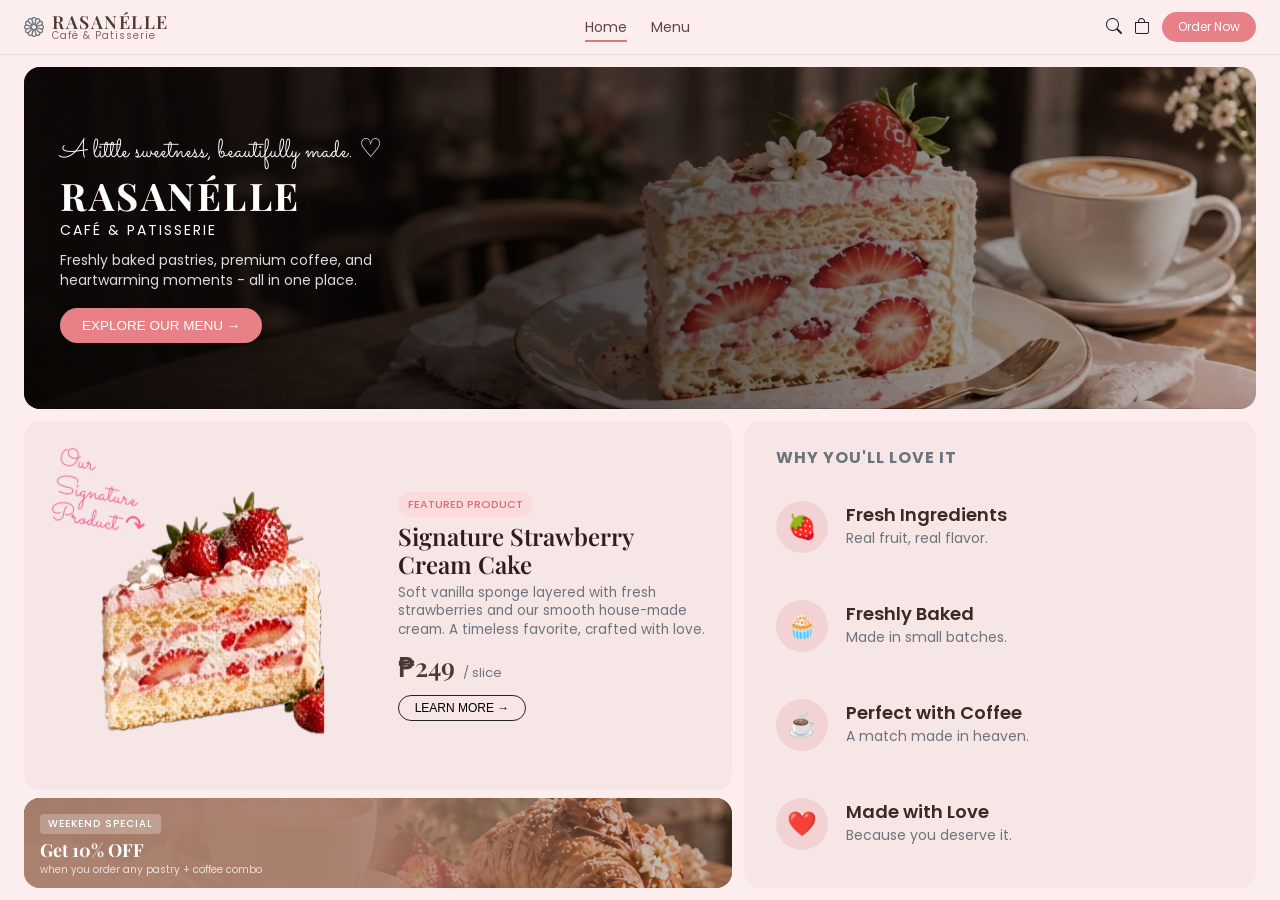
<file: index.html>
<!DOCTYPE html>
<html lang="en">
<head>
    <meta charset="UTF-8">
    <meta name="viewport" content="width=device-width, initial-scale=1.0">
    <title>RASANÉLLE | Café & Patisserie</title>
    <link href="https://fonts.googleapis.com/css2?family=Playfair+Display:ital,wght@0,400;0,600;1,400&family=Poppins:wght@300;400;500&family=Sacramento&display=swap" rel="stylesheet">
    <link href="https://cdn.jsdelivr.net/npm/bootstrap-icons@1.11.1/font/bootstrap-icons.css" rel="stylesheet">
    <link rel="stylesheet" href="style.css">
</head>
<body>
    <nav class="navbar">
        <div class="navbar-container">
            <a class="navbar-brand" href="index.html">
                <i class="bi bi-flower1 brand-icon"></i>
                <div class="brand-text-container">
                    <span class="brand-title">RASANÉLLE</span>
                    <span class="brand-subtitle">Café & Patisserie</span>
                </div>
            </a>
            <div class="nav-links">
                <a href="index.html" class="nav-link active">Home</a>
                <a href="menu.html" class="nav-link">Menu</a>
            </div>
            <div class="nav-actions">
                <button class="icon-btn"><i class="bi bi-search"></i></button>
                <button class="icon-btn"><i class="bi bi-bag"></i></button>
                <a href="#" class="order-btn">Order Now</a>
            </div>
        </div>
    </nav>

    <main class="main-container">
        <section class="hero-section">
            <img src="images/image1.jpg" alt="Cake Banner" class="hero-bg">
            <div class="hero-overlay"></div>
            <div class="hero-content">
                <p class="hero-cursive">A little sweetness, beautifully made. ♡</p>
                <h1 class="hero-title">RASANÉLLE</h1>
                <p class="hero-subtitle">Café & Patisserie</p>
                <p class="hero-desc">
                    Freshly baked pastries, premium coffee, and<br>
                    heartwarming moments - all in one place.
                </p>
                <button class="hero-btn" onclick="exploreMenu()">
                    EXPLORE OUR MENU &rarr;
                </button>
            </div>
        </section>

        <section class="lower-section">
            <div class="left-column">
                <div class="signature-card">
                    <div class="annotation-text">
                        Our<br>Signature<br>Product &curvearrowright;
                    </div>
                    <div class="signature-content">
                        <div class="signature-img-container">
                            <img src="images/image3.png" alt="Signature Slice" class="signature-img">
                        </div>
                        <div class="signature-details">
                            <span class="tag-badge">FEATURED PRODUCT</span>
                            <h3 class="section-heading">Signature Strawberry Cream Cake</h3>
                            <p class="signature-desc">
                                Soft vanilla sponge layered with fresh strawberries and our smooth house-made cream. A timeless favorite, crafted with love.
                            </p>
                            <div class="price-container">
                                <span class="price-text">₱249</span>
                                <span class="price-unit">/ slice</span>
                            </div>
                            <button class="learn-btn" onclick="learnMore()">
                                LEARN MORE &rarr;
                            </button>
                        </div>
                    </div>
                </div>

                <div class="banner-special">
                    <img src="images/image2.jpg" alt="Coffee & Croissant" class="banner-bg">
                    <div class="banner-overlay"></div>
                    <div class="banner-content">
                        <span class="banner-badge">WEEKEND SPECIAL</span>
                        <h4 class="banner-heading">Get 10% OFF</h4>
                        <p class="banner-subtext">when you order any pastry + coffee combo</p>
                    </div>
                </div>
            </div>

            <div class="right-column">
                <div class="perks-card">
                    <h6 class="perks-heading">Why You'll Love It</h6>
                    <div class="perks-grid">
                        <div class="perk-item">
                            <div class="icon-circle">🍓</div>
                            <div>
                                <h6 class="perk-title">Fresh Ingredients</h6>
                                <p class="perk-desc">Real fruit, real flavor.</p>
                            </div>
                        </div>
                        <div class="perk-item">
                            <div class="icon-circle">🧁</div>
                            <div>
                                <h6 class="perk-title">Freshly Baked</h6>
                                <p class="perk-desc">Made in small batches.</p>
                            </div>
                        </div>
                        <div class="perk-item">
                            <div class="icon-circle">☕</div>
                            <div>
                                <h6 class="perk-title">Perfect with Coffee</h6>
                                <p class="perk-desc">A match made in heaven.</p>
                            </div>
                        </div>
                        <div class="perk-item">
                            <div class="icon-circle">❤️</div>
                            <div>
                                <h6 class="perk-title">Made with Love</h6>
                                <p class="perk-desc">Because you deserve it.</p>
                            </div>
                        </div>
                    </div>
                </div>
            </div>
        </section>
    </main>

    <script src="script.js"></script>
</body>
</html>
</file>
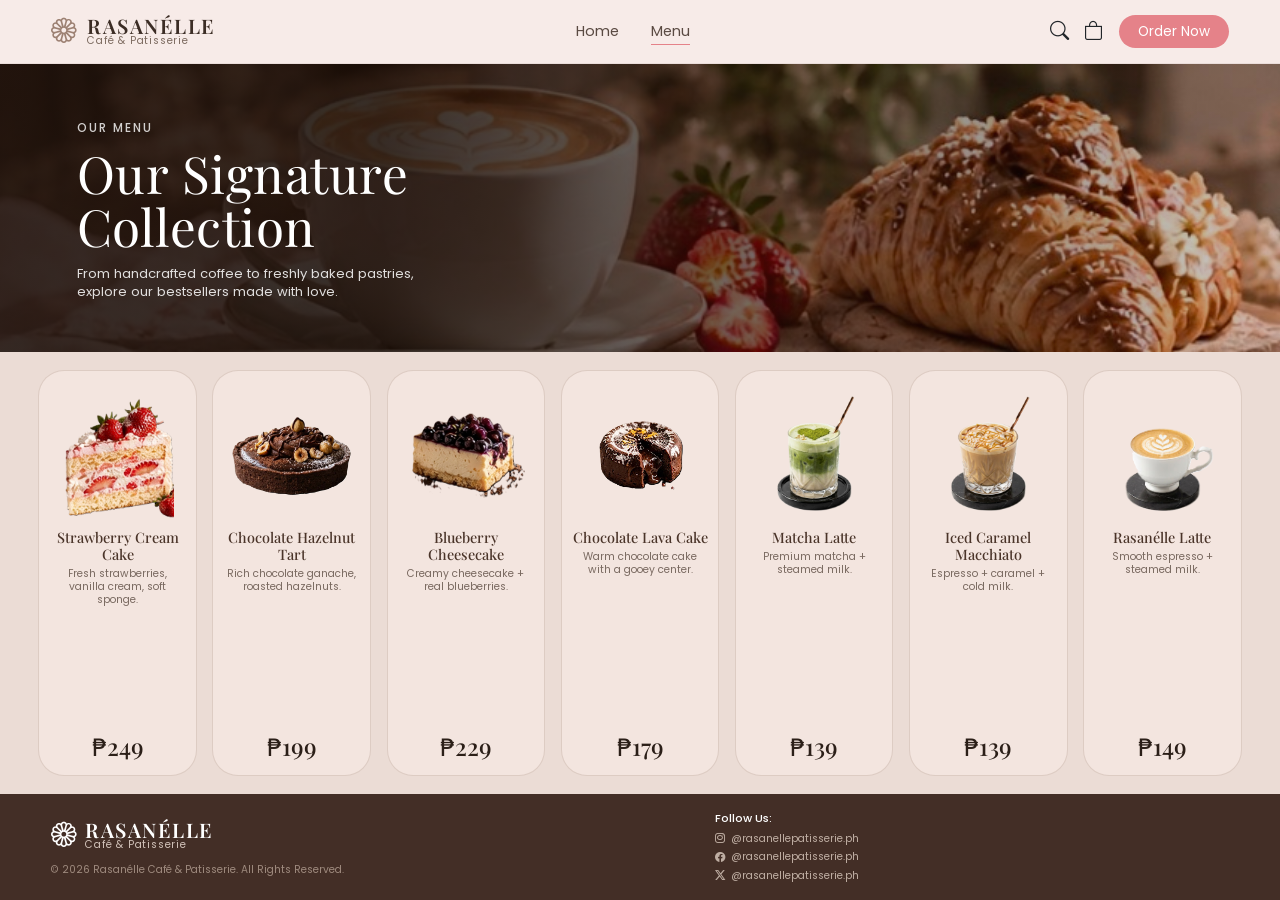
<file: menu.html>
<!DOCTYPE html>
<html lang="en">
<head>
    <meta charset="UTF-8">
    <meta name="viewport" content="width=device-width, initial-scale=1.0">
    <title>RASANÉLLE | Our Menu</title>
    <link href="https://fonts.googleapis.com/css2?family=Playfair+Display:ital,wght@0,400;0,500;0,600;1,400&family=Poppins:wght@300;400;500&display=swap" rel="stylesheet">
    <link href="https://cdn.jsdelivr.net/npm/bootstrap-icons@1.11.1/font/bootstrap-icons.css" rel="stylesheet">
    <link rel="stylesheet" href="menustyle.css">
</head>
<body>

    <nav class="navbar fade-up" style="--order: 1;">
        <div class="navbar-container">
            <a class="navbar-brand" href="index.html">
                <i class="bi bi-flower1 brand-icon"></i>
                <div class="brand-text-container">
                    <span class="brand-title">RASANÉLLE</span>
                    <span class="brand-subtitle">Café & Patisserie</span>
                </div>
            </a>
            <div class="nav-links">
                <a href="index.html" class="nav-link">Home</a>
                <a href="menu.html" class="nav-link active">Menu</a>
            </div>
            <div class="nav-actions">
                <button class="icon-btn" aria-label="Search"><i class="bi bi-search"></i></button>
                <button class="icon-btn" aria-label="Cart"><i class="bi bi-bag"></i></button>
                <a href="#" class="order-btn">Order Now</a>
            </div>
        </div>
    </nav>

    <header class="menu-hero fade-up" style="--order: 2;">
        <img src="images/image2.jpg" alt="Coffee Cup" class="hero-bg">
        <div class="hero-overlay"></div>
        <div class="hero-content">
            <span class="category-tag">OUR MENU</span>
            <h1 class="hero-title">Our Signature<br>Collection</h1>
            <p class="hero-desc">From handcrafted coffee to freshly baked pastries,<br>explore our bestsellers made with love.</p>
        </div>
    </header>

    <main class="menu-container">
        <div class="product-grid">

            <div class="product-card fade-up" style="--order: 3;">
                <div class="card-img-wrapper">
                    <img src="images/image3.png" alt="Strawberry Cream Cake" class="product-img">
                </div>
                <div class="product-info">
                    <h3 class="product-name">Strawberry Cream Cake</h3>
                    <p class="product-desc">Fresh strawberries, vanilla cream, soft sponge.</p>
                    <div class="product-price">₱249</div>
                </div>
            </div>

            <div class="product-card fade-up" style="--order: 4;">
                <div class="card-img-wrapper">
                    <img src="images/menu2.png" alt="Chocolate Hazelnut Tart" class="product-img">
                </div>
                <div class="product-info">
                    <h3 class="product-name">Chocolate Hazelnut Tart</h3>
                    <p class="product-desc">Rich chocolate ganache, roasted hazelnuts.</p>
                    <div class="product-price">₱199</div>
                </div>
            </div>

            <div class="product-card fade-up" style="--order: 5;">
                <div class="card-img-wrapper">
                    <img src="images/menu3.png" alt="Blueberry Cheesecake" class="product-img">
                </div>
                <div class="product-info">
                    <h3 class="product-name">Blueberry Cheesecake</h3>
                    <p class="product-desc">Creamy cheesecake + real blueberries.</p>
                    <div class="product-price">₱229</div>
                </div>
            </div>

            <div class="product-card fade-up" style="--order: 6;">
                <div class="card-img-wrapper">
                    <img src="images/menu4.png" alt="Chocolate Lava Cake" class="product-img">
                </div>
                <div class="product-info">
                    <h3 class="product-name">Chocolate Lava Cake</h3>
                    <p class="product-desc">Warm chocolate cake with a gooey center.</p>
                    <div class="product-price">₱179</div>
                </div>
            </div>

            <div class="product-card fade-up" style="--order: 7;">
                <div class="card-img-wrapper">
                    <img src="images/menu5.png" alt="Matcha Latte" class="product-img">
                </div>
                <div class="product-info">
                    <h3 class="product-name">Matcha Latte</h3>
                    <p class="product-desc">Premium matcha + steamed milk.</p>
                    <div class="product-price">₱139</div>
                </div>
            </div>

            <div class="product-card fade-up" style="--order: 8;">
                <div class="card-img-wrapper">
                    <img src="images/menu6.png" alt="Iced Caramel Macchiato" class="product-img">
                </div>
                <div class="product-info">
                    <h3 class="product-name">Iced Caramel Macchiato</h3>
                    <p class="product-desc">Espresso + caramel + cold milk.</p>
                    <div class="product-price">₱139</div>
                </div>
            </div>

            <div class="product-card fade-up" style="--order: 9;">
                <div class="card-img-wrapper">
                    <img src="images/menu7.png" alt="Rasanélle Latte" class="product-img">
                </div>
                <div class="product-info">
                    <h3 class="product-name">Rasanélle Latte</h3>
                    <p class="product-desc">Smooth espresso + steamed milk.</p>
                    <div class="product-price">₱149</div>
                </div>
            </div>

        </div>
    </main>

    <footer class="footer fade-up" style="--order: 10;">
        <div class="footer-left">
            <div class="footer-brand">
                <i class="bi bi-flower1 brand-icon"></i>
                <div class="brand-text-container">
                    <span class="brand-title">RASANÉLLE</span>
                    <span class="brand-subtitle">Café & Patisserie</span>
                </div>
            </div>
            <p class="copyright">&copy; 2026 Rasanélle Café & Patisserie. All Rights Reserved.</p>
        </div>

        <div class="footer-middle">
            <span class="social-heading">Follow Us:</span>
            <div class="footer-social">
                <a href="#" class="social-link"><i class="bi bi-instagram"></i> @rasanellepatisserie.ph</a>
                <a href="#" class="social-link"><i class="bi bi-facebook"></i> @rasanellepatisserie.ph</a>
                <a href="#" class="social-link"><i class="bi bi-twitter-x"></i> @rasanellepatisserie.ph</a>
            </div>
        </div>

        <div class="footer-right">
            <div class="line-art"></div>
        </div>
    </footer>

    <script src="script.js"></script>
</body>
</html>
</file>
<file: style.css>
* {
    box-sizing: border-box;
}

body {
    background-color: #fceeee;
    font-family: 'Poppins', sans-serif;
    color: #4a3b32;
    margin: 0;
    padding: 0;
    min-height: 100vh;
    display: flex;
    flex-direction: column;
    overflow-y: auto;
}

@media (min-width: 992px) {
    html, body {
        height: 100vh;
        max-height: 100vh;
        overflow: hidden;
    }
}

a {
    text-decoration: none;
}

@keyframes slideUpFadeIn {
    0% {
        opacity: 0;
        transform: translateY(30px);
    }
    100% {
        opacity: 1;
        transform: translateY(0);
    }
}

@keyframes zoomAndShake {
    0% {
        transform: scale(1.15) rotate(0deg);
    }
    20% {
        transform: scale(1.25) rotate(-3deg);
    }
    40% {
        transform: scale(1.25) rotate(3deg);
    }
    60% {
        transform: scale(1.25) rotate(-2deg);
    }
    80% {
        transform: scale(1.25) rotate(2deg);
    }
    100% {
        transform: scale(1.25) rotate(0deg);
    }
}

.navbar,
.hero-section,
.signature-card,
.banner-special,
.perks-card {
    opacity: 0;
    animation: slideUpFadeIn 0.8s cubic-bezier(0.25, 1, 0.5, 1) forwards;
    will-change: transform, opacity;
}

.navbar {
    animation-delay: 0.1s;
    background-color: transparent;
    border-bottom: 1px solid rgba(74, 59, 50, 0.1);
    padding: 12px 24px;
    flex-shrink: 0;
}

.hero-section {
    animation-delay: 0.25s;
}

.signature-card {
    animation-delay: 0.4s;
}

.banner-special {
    animation-delay: 0.55s;
}

.perks-card {
    animation-delay: 0.7s;
}

.navbar-container {
    display: flex;
    align-items: center;
    justify-content: space-between;
    width: 100%;
    flex-wrap: wrap;
    gap: 12px;
}

.navbar-brand {
    display: flex;
    align-items: center;
    gap: 8px;
}

.brand-icon {
    color: #6c757d;
    font-size: 20px;
}

.brand-text-container {
    display: flex;
    flex-direction: column;
    line-height: 1;
}

.brand-title {
    font-family: 'Playfair Display', serif;
    font-size: 18px;
    font-weight: 600;
    letter-spacing: 1.5px;
    color: #4a3b32;
}

.brand-subtitle {
    font-size: 10px;
    letter-spacing: 1px;
    color: #7d6b60;
}

.nav-links {
    display: flex;
    gap: 24px;
}

.nav-link {
    color: #5a4a42;
    font-size: 14px;
    position: relative;
    padding: 0;
    transition: color 0.3s ease;
}

.nav-link:hover {
    color: #d9787f;
}

.nav-link.active::after {
    content: '';
    position: absolute;
    bottom: -4px;
    left: 0;
    width: 100%;
    height: 2px;
    background-color: #d9787f;
}

.nav-actions {
    display: flex;
    align-items: center;
    gap: 12px;
}

.icon-btn {
    background: none;
    border: none;
    color: #212529;
    padding: 0;
    cursor: pointer;
    font-size: 16px;
    transition: transform 0.2s ease;
}

.icon-btn:hover {
    transform: scale(1.15);
}

.order-btn {
    background-color: #e88088;
    color: #ffffff;
    padding: 6px 16px;
    border-radius: 50px;
    font-size: 12px;
    transition: background-color 0.2s, transform 0.2s;
    white-space: nowrap;
}

.order-btn:hover {
    background-color: #d76e76;
    transform: scale(1.05);
}

.main-container {
    padding: 12px 24px;
    display: flex;
    flex-direction: column;
    justify-content: space-between;
    flex-grow: 1;
}

.hero-section {
    position: relative;
    overflow: hidden;
    border-radius: 16px;
    margin-bottom: 12px;
    min-height: 220px;
    height: auto;
    display: flex;
    align-items: center;
}

@media (min-width: 992px) {
    .hero-section {
        height: 38vh;
    }
}

.hero-bg {
    width: 100%;
    height: 100%;
    object-fit: cover;
    position: absolute;
    top: 0;
    left: 0;
}

.hero-overlay {
    position: absolute;
    top: 0;
    left: 0;
    width: 100%;
    height: 100%;
    background: linear-gradient(to right, rgba(0, 0, 0, 0.75) 40%, rgba(0, 0, 0, 0.2) 100%);
}

.hero-content {
    position: relative;
    z-index: 2;
    color: #ffffff;
    padding: 24px 20px;
    max-width: 580px;
}

@media (min-width: 576px) {
    .hero-content {
        padding: 32px 36px;
    }
}

.hero-cursive {
    font-family: 'Sacramento', cursive;
    font-size: clamp(20px, 3vw, 26px);
    margin: 0 0 4px 0;
}

.hero-title {
    font-family: 'Playfair Display', serif;
    font-size: clamp(28px, 4vw, 38px);
    letter-spacing: 2.5px;
    line-height: 1.1;
    margin: 0;
}

.hero-subtitle {
    font-size: clamp(11px, 2vw, 14px);
    letter-spacing: 2px;
    text-transform: uppercase;
    margin: 4px 0 10px 0;
}

.hero-desc {
    font-size: clamp(12px, 1.8vw, 14px);
    line-height: 1.4;
    color: rgba(255, 255, 255, 0.85);
    margin: 0 0 18px 0;
}

.hero-btn {
    background-color: #e88088;
    color: #ffffff;
    border: none;
    padding: 8px 18px;
    border-radius: 50px;
    font-size: 12px;
    font-weight: 500;
    cursor: pointer;
    box-shadow: 0 4px 8px rgba(0, 0, 0, 0.15);
    transition: background-color 0.2s, transform 0.2s;
}

@media (min-width: 576px) {
    .hero-btn {
        padding: 10px 22px;
        font-size: 13.5px;
    }
}

.hero-btn:hover {
    background-color: #d76e76;
    transform: translateY(-1px);
}

.lower-section {
    display: flex;
    flex-direction: column;
    gap: 12px;
    flex-grow: 1;
}

@media (min-width: 992px) {
    .lower-section {
        flex-direction: row;
    }
}

.left-column {
    display: flex;
    flex-direction: column;
    gap: 12px;
    justify-content: space-between;
    width: 100%;
}

@media (min-width: 992px) {
    .left-column {
        width: 58%;
        gap: 8px;
    }
}

.right-column {
    width: 100%;
    display: flex;
}

@media (min-width: 992px) {
    .right-column {
        width: 42%;
    }
}

.signature-card {
    background-color: #f7e6e6;
    border-radius: 16px;
    padding: 20px 16px;
    position: relative;
    display: flex;
    align-items: center;
    flex-grow: 1;
}

@media (min-width: 576px) {
    .signature-card {
        padding: 16px 24px;
    }
}

.annotation-text {
    position: absolute;
    top: 15px;
    left: 15px;
    color: #ed5d94;
    font-family: 'Sacramento', cursive;
    font-size: 20px;
    line-height: 1.1;
    z-index: 3;
    transform: rotate(10deg);
    -webkit-transform: rotate(10deg);
}

@media (min-width: 576px) {
    .annotation-text {
        top: 33px;
        left: 30px;
        font-size: 25px;
    }
}

.signature-content {
    display: flex;
    flex-direction: column;
    align-items: center;
    width: 100%;
    gap: 16px;
}

@media (min-width: 576px) {
    .signature-content {
        flex-direction: row;
    }
}

.signature-img-container {
    width: 100%;
    display: flex;
    justify-content: center;
    align-items: center;
}

@media (min-width: 576px) {
    .signature-img-container {
        width: 50%;
    }
}

.signature-img {
    width: 100%;
    height: auto;
    max-width: 220px;
    max-height: 250px;
    object-fit: contain;
    border-radius: 12px;
    transition: transform 0.3s ease-in-out;
    cursor: pointer;
    will-change: transform;
}

.signature-img:hover {
    animation: zoomAndShake 0.5s ease-in-out forwards;
}

@media (min-width: 576px) {
    .signature-img {
        max-width: none;
        transform: scale(1.15);
    }
}

.signature-details {
    width: 100%;
}

@media (min-width: 576px) {
    .signature-details {
        width: 50%;
        padding-left: 12px;
    }
}

.tag-badge {
    background-color: #fcdbdc;
    color: #d76e76;
    font-size: 11px;
    font-weight: 500;
    padding: 4px 10px;
    border-radius: 50px;
    display: inline-block;
    margin-bottom: 6px;
}

.section-heading {
    font-family: 'Playfair Display', serif;
    font-weight: 600;
    line-height: 1.15;
    color: #2b1f1d;
    font-size: clamp(18px, 2.5vw, 24px);
    margin: 0 0 6px 0;
}

.signature-desc {
    color: #6c757d;
    font-size: clamp(12px, 1.5vw, 13.5px);
    line-height: 1.35;
    margin: 0 0 10px 0;
}

.price-container {
    display: flex;
    align-items: baseline;
    gap: 8px;
    margin-bottom: 10px;
}

.price-text {
    font-family: 'Playfair Display', serif;
    font-size: 26px;
    font-weight: 600;
}

.price-unit {
    color: #6c757d;
    font-size: 13px;
}

.learn-btn {
    border: 1px solid #212529;
    background: transparent;
    border-radius: 50px;
    padding: 5px 16px;
    font-size: 12px;
    font-weight: 500;
    cursor: pointer;
    transition: all 0.2s ease;
}

.learn-btn:hover {
    background-color: #212529;
    color: #ffffff;
}

.banner-special {
    background-color: #a87e6c;
    border-radius: 16px;
    overflow: hidden;
    position: relative;
    display: flex;
    align-items: center;
    min-height: 75px;
    height: auto;
    width: 100%;
    flex-shrink: 0;
}

@media (min-width: 992px) {
    .banner-special {
        height: 10vh;
    }
}

.banner-bg {
    position: absolute;
    top: 0;
    left: 0;
    width: 100%;
    height: 100%;
    object-fit: cover;
}

.banner-overlay {
    position: absolute;
    top: 0;
    left: 0;
    width: 100%;
    height: 100%;
    background: linear-gradient(to right, rgba(168, 126, 108, 0.95) 45%, rgba(0, 0, 0, 0.2));
}

.banner-content {
    position: relative;
    color: #ffffff;
    padding: 12px 16px;
}

.banner-badge {
    background-color: rgba(255, 255, 255, 0.25);
    font-weight: 500;
    letter-spacing: 1px;
    font-size: 10px;
    padding: 2px 8px;
    border-radius: 4px;
    display: inline-block;
    margin-bottom: 4px;
}

.banner-heading {
    font-family: 'Playfair Display', serif;
    font-size: clamp(16px, 2vw, 18px);
    margin: 0;
}

.banner-subtext {
    font-size: 10px;
    color: rgba(255, 255, 255, 0.75);
    margin: 0;
}

.perks-card {
    background-color: #f7e6e6;
    border-radius: 16px;
    padding: 20px;
    width: 100%;
    display: flex;
    flex-direction: column;
    justify-content: space-evenly;
}

@media (min-width: 576px) {
    .perks-card {
        padding: 24px 32px;
    }
}

.perks-heading {
    color: #6c757d;
    font-weight: 700;
    font-size: 14px;
    letter-spacing: 1px;
    text-transform: uppercase;
    margin: 0 0 16px 0;
}

@media (min-width: 576px) {
    .perks-heading {
        font-size: 16px;
    }
}

.perks-grid {
    display: grid;
    grid-template-columns: 1fr;
    gap: 16px;
    flex-grow: 1;
    align-content: space-around;
}

@media (min-width: 480px) and (max-width: 991px) {
    .perks-grid {
        grid-template-columns: repeat(2, 1fr);
    }
}

@media (min-width: 992px) {
    .perks-grid {
        grid-template-columns: 1fr;
        gap: 18px;
    }
}

.perk-item {
    display: flex;
    align-items: center;
    gap: 14px;
}

@media (min-width: 576px) {
    .perk-item {
        gap: 18px;
    }
}

.icon-circle {
    width: 44px;
    height: 44px;
    background-color: #f3d2d4;
    border-radius: 50%;
    display: flex;
    align-items: center;
    justify-content: center;
    font-size: 20px;
    flex-shrink: 0;
}

@media (min-width: 576px) {
    .icon-circle {
        width: 52px;
        height: 52px;
        font-size: 24px;
    }
}

.perk-title {
    font-weight: 600;
    font-size: clamp(15px, 2vw, 18px);
    margin: 0;
    color: #382b24;
    line-height: 1.2;
}

.perk-desc {
    color: #6c757d;
    font-size: clamp(12px, 1.5vw, 14px);
    margin: 2px 0 0 0;
}

.demo-toast {
    position: fixed;
    bottom: 30px;
    right: 30px;
    background-color: #4a3b32;
    color: #ffffff;
    padding: 12px 24px;
    border-radius: 50px;
    font-size: 0.85rem;
    box-shadow: 0 4px 15px rgba(0, 0, 0, 0.2);
    opacity: 0;
    transform: translateY(20px);
    transition: opacity 0.3s ease, transform 0.3s ease;
    z-index: 9999;
    pointer-events: none;
}

.demo-toast.show {
    opacity: 1;
    transform: translateY(0);
}

@media (max-width: 400px) {
    .annotation-text {
        display: none;
    }

    .main-container {
        padding: 12px;
    }
    
    .navbar {
        padding: 12px;
    }
}
</file>
<file: menustyle.css>
* {
    box-sizing: border-box;
    margin: 0;
    padding: 0;
}

html, body {
    min-height: 100vh;
    background-color: #ebdcd5;
    font-family: 'Poppins', sans-serif;
    color: #4a3b32;
    display: flex;
    flex-direction: column;
}

@media (min-width: 1200px) {
    html, body {
        height: 100vh;
        overflow: hidden;
    }
}

a {
    text-decoration: none;
}

@keyframes fadeUp {
    from {
        opacity: 0;
        transform: translateY(35px);
    }
    to {
        opacity: 1;
        transform: translateY(0);
    }
}

.fade-up {
    opacity: 0;
    animation: fadeUp 1.1s cubic-bezier(0.2, 0.8, 0.2, 1) forwards;
    animation-delay: calc(var(--order) * 0.15s);
}

@keyframes subtleShake {
    0% { transform: scale(1.06) rotate(0deg); }
    20% { transform: scale(1.06) rotate(-2deg); }
    40% { transform: scale(1.06) rotate(2deg); }
    60% { transform: scale(1.06) rotate(-1.5deg); }
    80% { transform: scale(1.06) rotate(1.5deg); }
    100% { transform: scale(1.06) rotate(0deg); }
}

/* NAVBAR */
.navbar {
    background-color: #f7ebe8;
    border-bottom: 1px solid rgba(74, 59, 50, 0.08);
    padding: 12px 4vw;
    min-height: 60px;
    display: flex;
    align-items: center;
    flex-shrink: 0;
}

.navbar-container {
    display: flex;
    align-items: center;
    justify-content: space-between;
    width: 100%;
    flex-wrap: wrap;
    gap: 12px;
}

.navbar-brand {
    display: flex;
    align-items: center;
    gap: 10px;
}

.brand-icon {
    color: #9c8072;
    font-size: 1.6rem;
}

.brand-text-container {
    display: flex;
    flex-direction: column;
    line-height: 1;
}

.brand-title {
    font-family: 'Playfair Display', serif;
    font-size: 1.25rem;
    font-weight: 600;
    letter-spacing: 1.5px;
    color: #3b2c24;
}

.brand-subtitle {
    font-size: 0.65rem;
    letter-spacing: 0.8px;
    color: #7d6b60;
}

.nav-links {
    display: flex;
    gap: 2.5vw;
}

.nav-link {
    color: #5a4a42;
    font-size: 0.9rem;
    position: relative;
    transition: color 0.3s ease;
}

.nav-link:hover {
    color: #e58289;
}

.nav-link.active::after {
    content: '';
    position: absolute;
    bottom: -3px;
    left: 0;
    width: 100%;
    height: 1.5px;
    background-color: #e58289;
}

.nav-actions {
    display: flex;
    align-items: center;
    gap: 1.2vw;
}

.icon-btn {
    background: none;
    border: none;
    color: #212529;
    padding: 0;
    cursor: pointer;
    font-size: 1.2rem;
    transition: transform 0.2s ease;
}

.icon-btn:hover {
    transform: scale(1.15);
}

.order-btn {
    background-color: #e58289;
    color: #ffffff;
    padding: 0.45em 1.4em;
    border-radius: 50px;
    font-size: 0.85rem;
    transition: background-color 0.3s ease, transform 0.2s ease;
    white-space: nowrap;
}

.order-btn:hover {
    background-color: #d76e76;
    transform: scale(1.05);
}


.menu-hero {
    position: relative;
    width: 100%;
    min-height: 200px;
    height: 32vh;
    overflow: hidden;
    display: flex;
    align-items: center;
    flex-shrink: 0;
}

.hero-bg {
    width: 100%;
    height: 100%;
    object-fit: cover;
    position: absolute;
    top: 0;
    left: 0;
}

.hero-overlay {
    position: absolute;
    top: 0;
    left: 0;
    width: 100%;
    height: 100%;
    background: linear-gradient(to right, rgba(20, 10, 5, 0.85) 30%, rgba(20, 10, 5, 0.2) 100%);
}

.hero-content {
    position: relative;
    z-index: 2;
    color: #ffffff;
    padding-left: 6vw;
    padding-right: 4vw;
}

.category-tag {
    font-size: 0.75rem;
    letter-spacing: 2px;
    color: rgba(255, 255, 255, 0.8);
    font-weight: 500;
}

.hero-title {
    font-family: 'Playfair Display', serif;
    font-size: clamp(2rem, 4vw, 3.4rem);
    line-height: 1.05;
    margin: 0.8vh 0 1.2vh 0;
    font-weight: 400;
    letter-spacing: 0.5px;
}

.hero-desc {
    font-size: clamp(0.75rem, 1.2vw, 0.82rem);
    line-height: 1.4;
    color: rgba(255, 255, 255, 0.85);
}

.menu-container {
    padding: 2vh 3vw;
    width: 100%;
    display: flex;
    align-items: center;
    flex-grow: 1;
}

.product-grid {
    display: grid;
    grid-template-columns: repeat(auto-fit, minmax(180px, 1fr));
    gap: 1.2vw;
    width: 100%;
}

@media (min-width: 1200px) {
    .product-grid {
        display: flex;
        flex-wrap: nowrap;
        justify-content: center;
        align-items: stretch;
        height: 100%;
    }
}

/* PRODUCT CARDS */
.product-card {
    background-color: #f3e5df;
    border: 1px solid rgba(156, 128, 114, 0.25);
    border-radius: 26px;
    flex: 1;
    min-width: 0;
    padding: 1.5vh 0.8vw;
    display: flex;
    flex-direction: column;
    align-items: center;
    transition: transform 0.35s cubic-bezier(0.25, 1, 0.5, 1), 
                box-shadow 0.35s cubic-bezier(0.25, 1, 0.5, 1),
                background-color 0.35s ease;
    cursor: pointer;
}

.product-card:hover {
    transform: scale(1.05) translateY(-6px);
    box-shadow: 0 14px 28px rgba(74, 59, 50, 0.18);
    background-color: #f9ede7;
    z-index: 5;
}

.card-img-wrapper {
    width: 100%;
    height: 140px;
    display: flex;
    align-items: center;
    justify-content: center;
    margin-bottom: 0.5vh;
}

.product-img {
    max-width: 95%;
    max-height: 100%;
    object-fit: contain;
    transition: transform 0.3s ease;
}

.product-card:hover .product-img {
    animation: subtleShake 0.45s ease-in-out forwards;
}

.product-info {
    width: 100%;
    display: flex;
    flex-direction: column;
    flex-grow: 1;
    text-align: center;
}

.product-name {
    font-family: 'Playfair Display', serif;
    font-size: 0.9rem;
    font-weight: 500;
    margin-bottom: 0.4vh;
    color: #4a3429;
    line-height: 1.2;
}

.product-desc {
    font-size: 0.65rem;
    color: #7a6a61;
    line-height: 1.25;
    margin-bottom: 0.8vh;
    flex-grow: 1;
}

.product-price {
    font-family: 'Playfair Display', serif;
    font-size: 1.5rem;
    font-weight: 500;
    color: #2b1f18;
}

.footer {
    background-color: #432e26;
    color: #d1c2b9;
    padding: 16px 4vw;
    display: flex;
    justify-content: space-between;
    align-items: center;
    flex-wrap: wrap;
    gap: 16px;
    flex-shrink: 0;
}

.footer-left {
    display: flex;
    flex-direction: column;
    gap: 0.8vh;
}

.footer-brand {
    display: flex;
    align-items: center;
    gap: 8px;
}

.footer-brand .brand-icon,
.footer-brand .brand-title {
    color: #ffffff;
}

.footer-brand .brand-subtitle {
    color: #d1c2b9;
}

.copyright {
    font-size: 0.65rem;
    color: #9e8a7e;
}

.footer-middle {
    display: flex;
    flex-direction: column;
    gap: 0.4vh;
}

.social-heading {
    font-size: 0.7rem;
    color: #ffffff;
    font-weight: 500;
}

.footer-social {
    display: flex;
    flex-direction: column;
    gap: 0.3vh;
}

.social-link {
    color: #bfaea3;
    font-size: 0.65rem;
    display: flex;
    align-items: center;
    gap: 6px;
    transition: color 0.2s ease;
}

.social-link:hover {
    color: #ffffff;
}

.footer-right {
    opacity: 0.3;
}

.demo-toast {
    position: fixed;
    bottom: 30px;
    right: 30px;
    background-color: #4a3b32;
    color: #ffffff;
    padding: 12px 24px;
    border-radius: 50px;
    font-size: 0.85rem;
    box-shadow: 0 4px 15px rgba(0, 0, 0, 0.2);
    opacity: 0;
    transform: translateY(20px);
    transition: opacity 0.3s ease, transform 0.3s ease;
    z-index: 9999;
    pointer-events: none;
}

.demo-toast.show {
    opacity: 1;
    transform: translateY(0);
}

@media (max-width: 768px) {
    .navbar-container {
        justify-content: center;
    }
    
    .menu-hero {
        text-align: center;
    }

    .hero-content {
        padding-left: 4vw;
        padding-right: 4vw;
    }

    .footer {
        flex-direction: column;
        text-align: center;
    }

    .footer-left, .footer-middle {
        align-items: center;
    }
}
</file>
